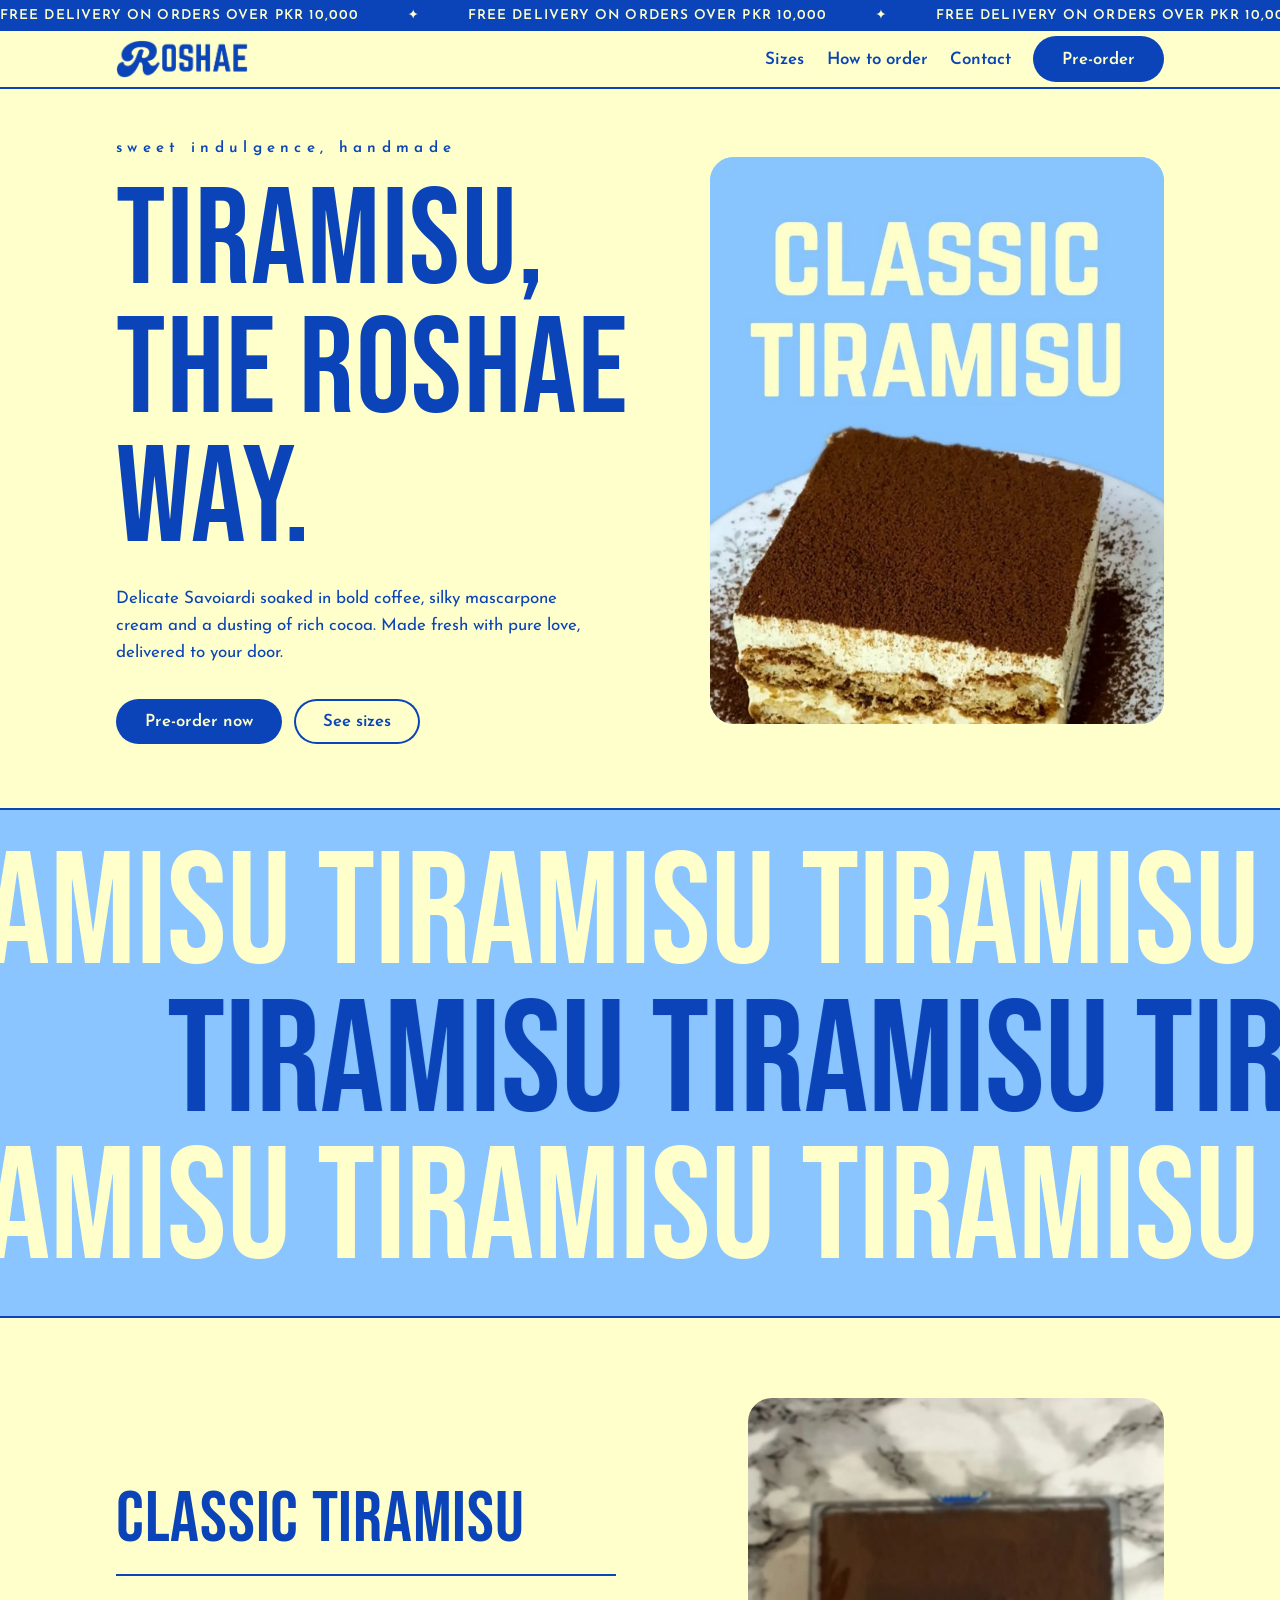
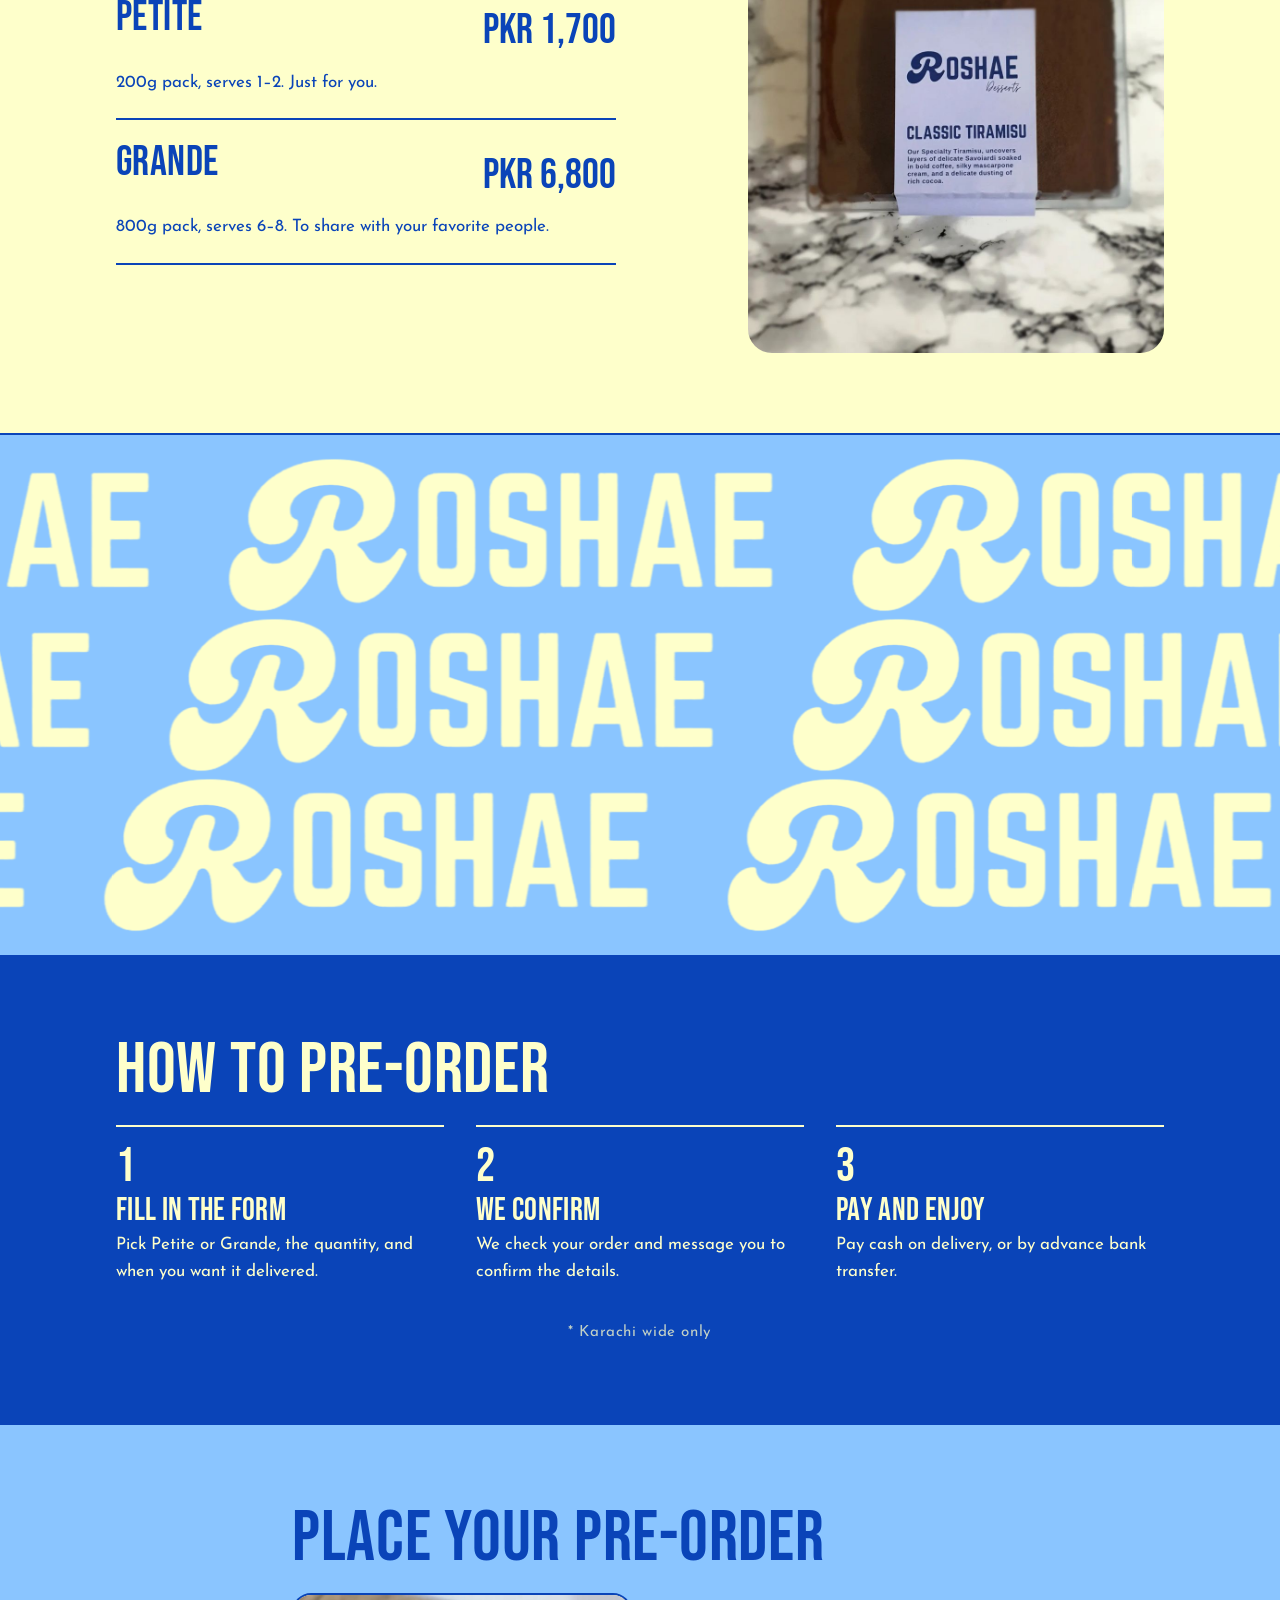
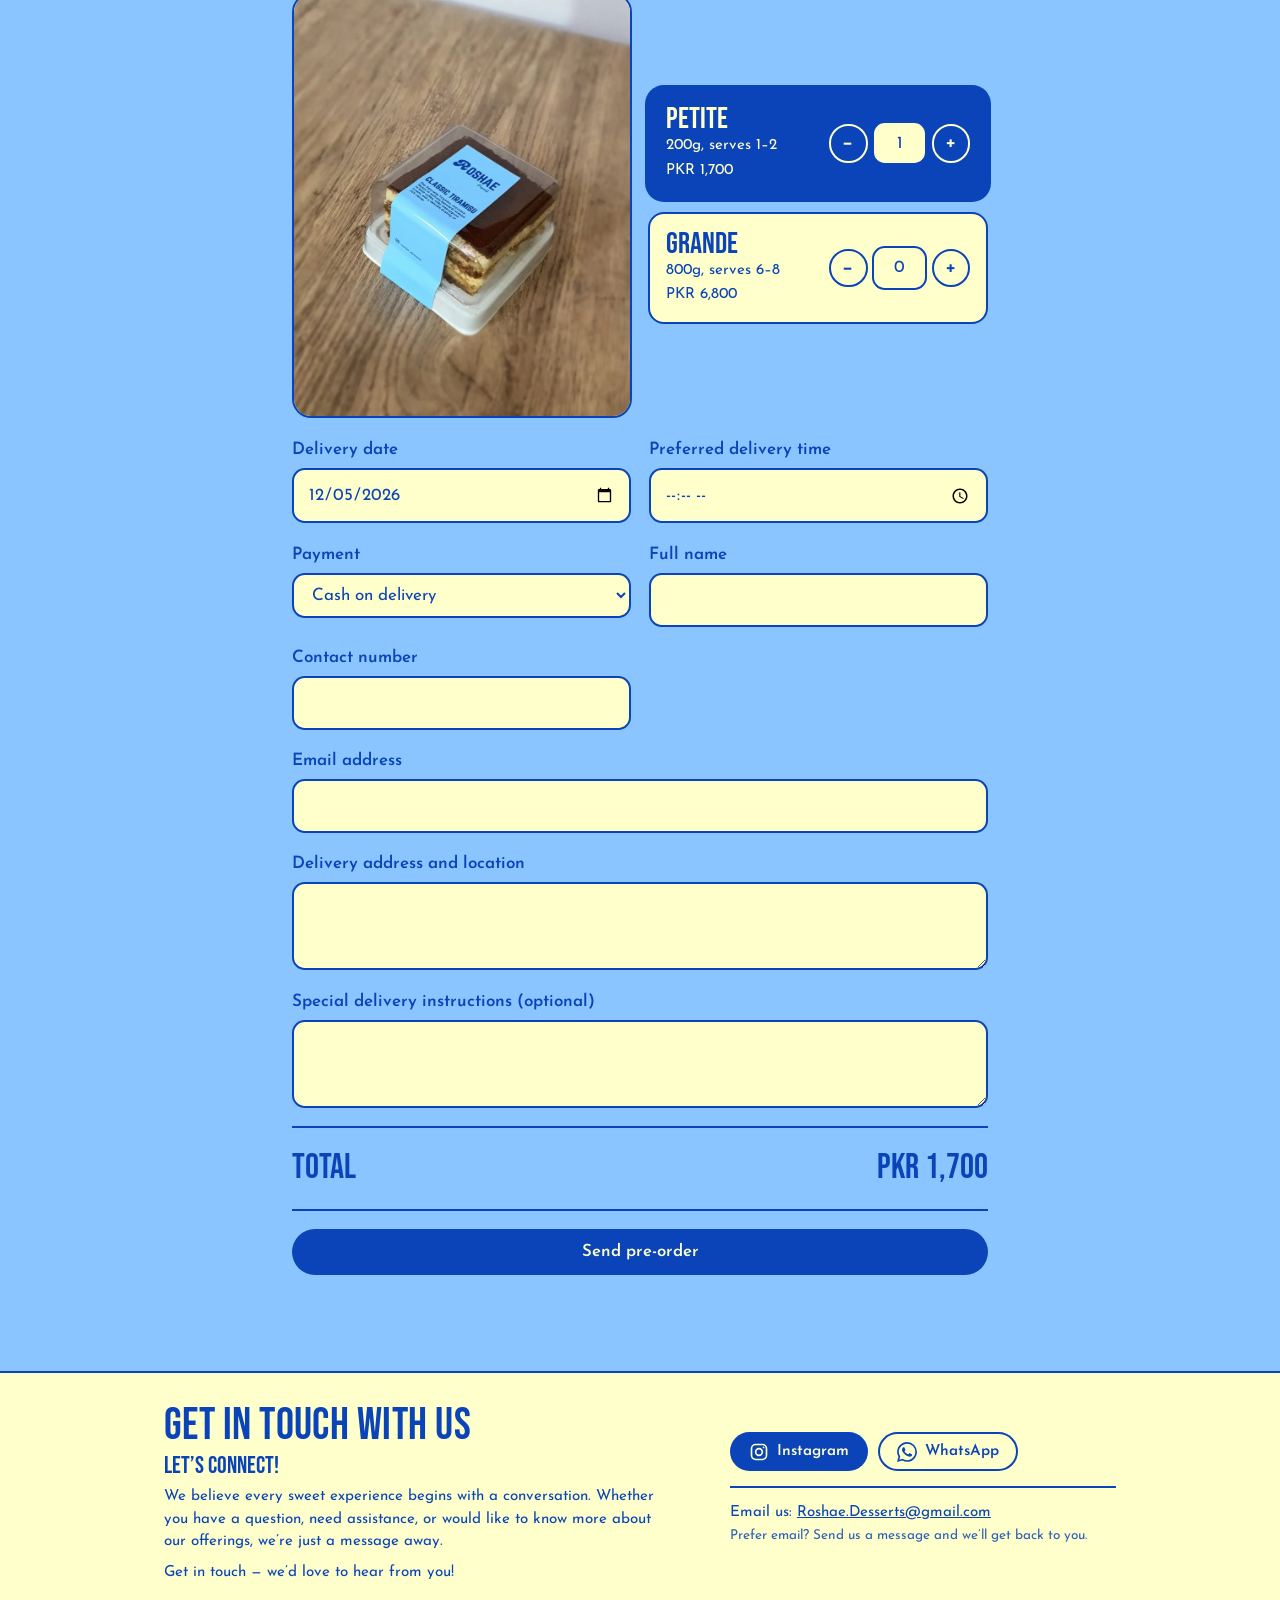
<file: index.html>
<!DOCTYPE html>
<html lang="en">
<head>
<meta charset="utf-8">
<meta name="viewport" content="width=device-width, initial-scale=1">
<title>Roshae Desserts – Pre-order Classic Tiramisu</title>
<meta name="description" content="Handmade Classic Tiramisu from Roshae. Pre-order Petite or Grande for delivery.">
<link rel="preconnect" href="https://fonts.googleapis.com">
<link rel="preconnect" href="https://fonts.gstatic.com" crossorigin>
<link href="https://fonts.googleapis.com/css2?family=Anton&family=Shrikhand&family=Bebas+Neue&family=Josefin+Sans:wght@400;600&display=swap" rel="stylesheet">
<link rel="stylesheet" href="css/style.css">
</head>
<body>

<div class="ribbon" role="note" aria-label="Free delivery on orders over PKR 10,000">
  <div class="track" aria-hidden="true"><span>Free delivery on orders over PKR 10,000</span></div>
</div>

<header>
  <div class="wrap">
    <a class="brand" href="#top"><img src="images/logo.png" alt="Roshae" height="40"></a>
    <nav><a href="#sizes">Sizes</a><a href="#how">How to order</a><a href="#contact">Contact</a><a class="btn" href="#order">Pre-order</a></nav>
  </div>
</header>

<main id="top">
<section class="hero">
  <div class="wrap">
    <div>
      <p class="tag">sweet indulgence, handmade</p>
      <h1>Tiramisu, the Roshae way.</h1>
      <p class="lead">Delicate Savoiardi soaked in bold coffee, silky mascarpone cream and a dusting of rich cocoa. Made fresh with pure love, delivered to your door.</p>
      <div class="actions">
        <a class="btn" href="#order">Pre-order now</a>
        <a class="btn alt" href="#sizes">See sizes</a>
      </div>
    </div>
    <div class="photo"><img id="heroImg" src="images/hero.jpg" alt="Classic tiramisu slice dusted with cocoa on a plate" width="1000" height="1250"></div>
  </div>
</section>

<section class="stack" aria-hidden="true">
  <div data-dir="1">TIRAMISU TIRAMISU TIRAMISU</div>
  <div data-dir="-1">TIRAMISU TIRAMISU TIRAMISU</div>
  <div data-dir="1">TIRAMISU TIRAMISU TIRAMISU</div>
</section>

<section class="sizes" id="sizes">
  <div class="wrap">
    <div>
      <h2>Classic Tiramisu</h2>
      <div class="size">
        <h3>Petite</h3><span class="price">PKR 1,700</span>
        <p>200g pack, serves 1–2. Just for you.</p>
      </div>
      <div class="size">
        <h3>Grande</h3><span class="price">PKR 6,800</span>
        <p>800g pack, serves 6–8. To share with your favorite people.</p>
      </div>
    </div>
    <img class="pic" src="images/grande-top.jpg" alt="Top-down view of a Grande tiramisu box with the Roshae label" width="900" height="1200" loading="lazy">
  </div>
</section>

<section class="rband" aria-hidden="true">
  <div data-dir="-1" style="background-position-x:0"></div>
  <div data-dir="1" style="background-position-x:calc(clamp(4.5rem,15vw,10rem) * 3.897 * -0.5)"></div>
  <div data-dir="-1" style="background-position-x:calc(clamp(4.5rem,15vw,10rem) * 3.897 * -0.2)"></div>
</section>

<section class="how" id="how">
  <div class="wrap">
    <h2>How to pre-order</h2>
    <ol>
      <li><h3>Fill in the form</h3><p>Pick Petite or Grande, the quantity, and when you want it delivered.</p></li>
      <li><h3>We confirm</h3><p>We check your order and message you to confirm the details.</p></li>
      <li><h3>Pay and enjoy</h3><p>Pay cash on delivery, or by advance bank transfer.</p></li>
    </ol>
    <p class="fineprint">* Karachi wide only</p>
  </div>
</section>

<section class="order" id="order">
  <div class="wrap">
    <h2>Place your pre-order</h2>
    <form id="orderForm" novalidate>
      <div class="pick">
        <div class="prev" aria-hidden="true"><img id="prevP" class="on" src="images/petite.jpg" alt="" style="object-position:50% 56%"><img id="prevG" src="images/grande.jpg" alt="" style="object-position:50% 65%"></div>
        <div class="sizesel">
          <div class="srow" data-size="Petite">
            <div><strong>Petite</strong><span>200g, serves 1–2</span><span>PKR 1,700</span></div>
            <div class="step"><button type="button" aria-label="One less Petite" data-d="-1">−</button><input name="qP" type="number" min="0" max="20" value="1" aria-label="Petite quantity"><button type="button" aria-label="One more Petite" data-d="1">+</button></div>
          </div>
          <div class="srow" data-size="Grande">
            <div><strong>Grande</strong><span>800g, serves 6–8</span><span>PKR 6,800</span></div>
            <div class="step"><button type="button" aria-label="One less Grande" data-d="-1">−</button><input name="qG" type="number" min="0" max="20" value="0" aria-label="Grande quantity"><button type="button" aria-label="One more Grande" data-d="1">+</button></div>
          </div>
        </div>
      </div>
      <div class="f"><label for="date">Delivery date</label><input id="date" name="date" type="date" required></div>
      <div class="f"><label for="time">Preferred delivery time</label><input id="time" name="time" type="time"></div>
      <div class="f"><label for="pay">Payment</label>
        <select id="pay" name="pay" required><option>Cash on delivery</option><option>Bank transfer</option></select></div>
      <div class="f"><label for="name">Full name</label><input id="name" name="name" autocomplete="name" required></div>
      <div class="f"><label for="phone">Contact number</label><input id="phone" name="phone" type="tel" autocomplete="tel" required pattern="[0-9+\s\-]{10,16}"></div>
      <div class="f full"><label for="email">Email address</label><input id="email" name="email" type="email" autocomplete="email" required></div>
      <div class="f full"><label for="addr">Delivery address and location</label><textarea id="addr" name="addr" autocomplete="street-address" required></textarea></div>
      <div class="f full"><label for="notes">Special delivery instructions (optional)</label><textarea id="notes" name="notes"></textarea></div>
      <div class="hp" aria-hidden="true"><label>Leave empty <input name="website" tabindex="-1" autocomplete="off"></label></div>
      <div class="total"><span>Total</span><span id="total" aria-live="polite">PKR 1,700</span></div>
      <p class="err" id="err" role="alert"></p>
      <div class="f full"><button class="btn" type="submit" id="submitBtn">Send pre-order</button></div>
    </form>

    <div class="done" id="done" tabindex="-1">
      <h2>Order received</h2>
      <p>Thank you! We’ll message you to confirm. Your order number is <strong id="orderNo"></strong>.</p>
      <pre id="summary"></pre>
      <div class="actions">
        <button class="btn" type="button" id="copyBtn">Copy order details</button>
        <a class="btn alt" id="igLink" href="https://ig.me/m/roshae_desserts" target="_blank" rel="noopener">Message us on Instagram</a>
        <a class="btn alt wa-btn wa" id="waLink" href="#" target="_blank" rel="noopener"><svg class="wa-ico" viewBox="0 0 24 24" width="20" height="20" aria-hidden="true" fill="currentColor"><path d="M17.472 14.382c-.297-.149-1.758-.867-2.03-.967-.273-.099-.471-.148-.67.15-.197.297-.767.966-.94 1.164-.173.199-.347.223-.644.075-.297-.15-1.255-.463-2.39-1.475-.883-.788-1.48-1.761-1.653-2.059-.173-.297-.018-.458.13-.606.134-.133.298-.347.446-.52.149-.174.198-.298.298-.497.099-.198.05-.371-.025-.52-.075-.149-.669-1.612-.916-2.207-.242-.579-.487-.5-.669-.51-.173-.008-.371-.01-.57-.01-.198 0-.52.074-.792.372-.272.297-1.04 1.016-1.04 2.479 0 1.462 1.065 2.875 1.213 3.074.149.198 2.096 3.2 5.077 4.487.709.306 1.262.489 1.694.625.712.227 1.36.195 1.871.118.571-.085 1.758-.719 2.006-1.413.248-.694.248-1.289.173-1.413-.074-.124-.272-.198-.57-.347m-5.421 7.403h-.004a9.87 9.87 0 01-5.031-1.378l-.361-.214-3.741.982.998-3.648-.235-.374a9.86 9.86 0 01-1.51-5.26c.001-5.45 4.436-9.884 9.888-9.884 2.64 0 5.122 1.03 6.988 2.898a9.825 9.825 0 012.893 6.994c-.003 5.45-4.437 9.884-9.885 9.884m8.413-18.297A11.815 11.815 0 0012.05 0C5.495 0 .16 5.335.157 11.892c0 2.096.547 4.142 1.588 5.945L.057 24l6.305-1.654a11.882 11.882 0 005.683 1.448h.005c6.554 0 11.89-5.335 11.893-11.893a11.821 11.821 0 00-3.48-8.413Z"/></svg>WhatsApp</a>
      </div>
    </div>
  </div>
</section>
</main>

<footer>
  <!--<img class="flogo" src="images/logo.png" alt="Roshae" height="64">-->
  <section class="contact" id="contact">
  <div class="wrap">
    <h2>Get in touch with us</h2>
    <p class="lede">Let’s connect!</p>
    <p>We believe every sweet experience begins with a conversation. Whether you have a question, need assistance, or would like to know more about our offerings, we’re just a message away.</p>
    <p>Get in touch — we’d love to hear from you!</p>
    <div class="actions">
      <a class="btn wa-btn" href="https://ig.me/m/roshae_desserts" target="_blank" rel="noopener"><svg viewBox="0 0 24 24" width="20" height="20" aria-hidden="true" fill="none" stroke="currentColor" stroke-width="2"><rect x="3" y="3" width="18" height="18" rx="5"/><circle cx="12" cy="12" r="4"/><circle cx="17.5" cy="6.5" r="1" fill="currentColor" stroke="none"/></svg>Instagram</a>
      <a class="btn alt wa-btn wa" href="#" target="_blank" rel="noopener"><svg viewBox="0 0 24 24" width="20" height="20" aria-hidden="true" fill="currentColor"><path d="M17.472 14.382c-.297-.149-1.758-.867-2.03-.967-.273-.099-.471-.148-.67.15-.197.297-.767.966-.94 1.164-.173.199-.347.223-.644.075-.297-.15-1.255-.463-2.39-1.475-.883-.788-1.48-1.761-1.653-2.059-.173-.297-.018-.458.13-.606.134-.133.298-.347.446-.52.149-.174.198-.298.298-.497.099-.198.05-.371-.025-.52-.075-.149-.669-1.612-.916-2.207-.242-.579-.487-.5-.669-.51-.173-.008-.371-.01-.57-.01-.198 0-.52.074-.792.372-.272.297-1.04 1.016-1.04 2.479 0 1.462 1.065 2.875 1.213 3.074.149.198 2.096 3.2 5.077 4.487.709.306 1.262.489 1.694.625.712.227 1.36.195 1.871.118.571-.085 1.758-.719 2.006-1.413.248-.694.248-1.289.173-1.413-.074-.124-.272-.198-.57-.347m-5.421 7.403h-.004a9.87 9.87 0 01-5.031-1.378l-.361-.214-3.741.982.998-3.648-.235-.374a9.86 9.86 0 01-1.51-5.26c.001-5.45 4.436-9.884 9.888-9.884 2.64 0 5.122 1.03 6.988 2.898a9.825 9.825 0 012.893 6.994c-.003 5.45-4.437 9.884-9.885 9.884m8.413-18.297A11.815 11.815 0 0012.05 0C5.495 0 .16 5.335.157 11.892c0 2.096.547 4.142 1.588 5.945L.057 24l6.305-1.654a11.882 11.882 0 005.683 1.448h.005c6.554 0 11.89-5.335 11.893-11.893a11.821 11.821 0 00-3.48-8.413Z"/></svg>WhatsApp</a>
    </div>
    <p class="mail">Email us: <a href="mailto:Roshae.Desserts@gmail.com">Roshae.Desserts@gmail.com</a><br><span class="note">Prefer email? Send us a message and we’ll get back to you.</span></p>
  </div>
  </section>
</footer>

<script src="js/config.js"></script>
<script src="js/order.js"></script>
<script src="js/motion.js"></script>
</body>
</html>
</file>
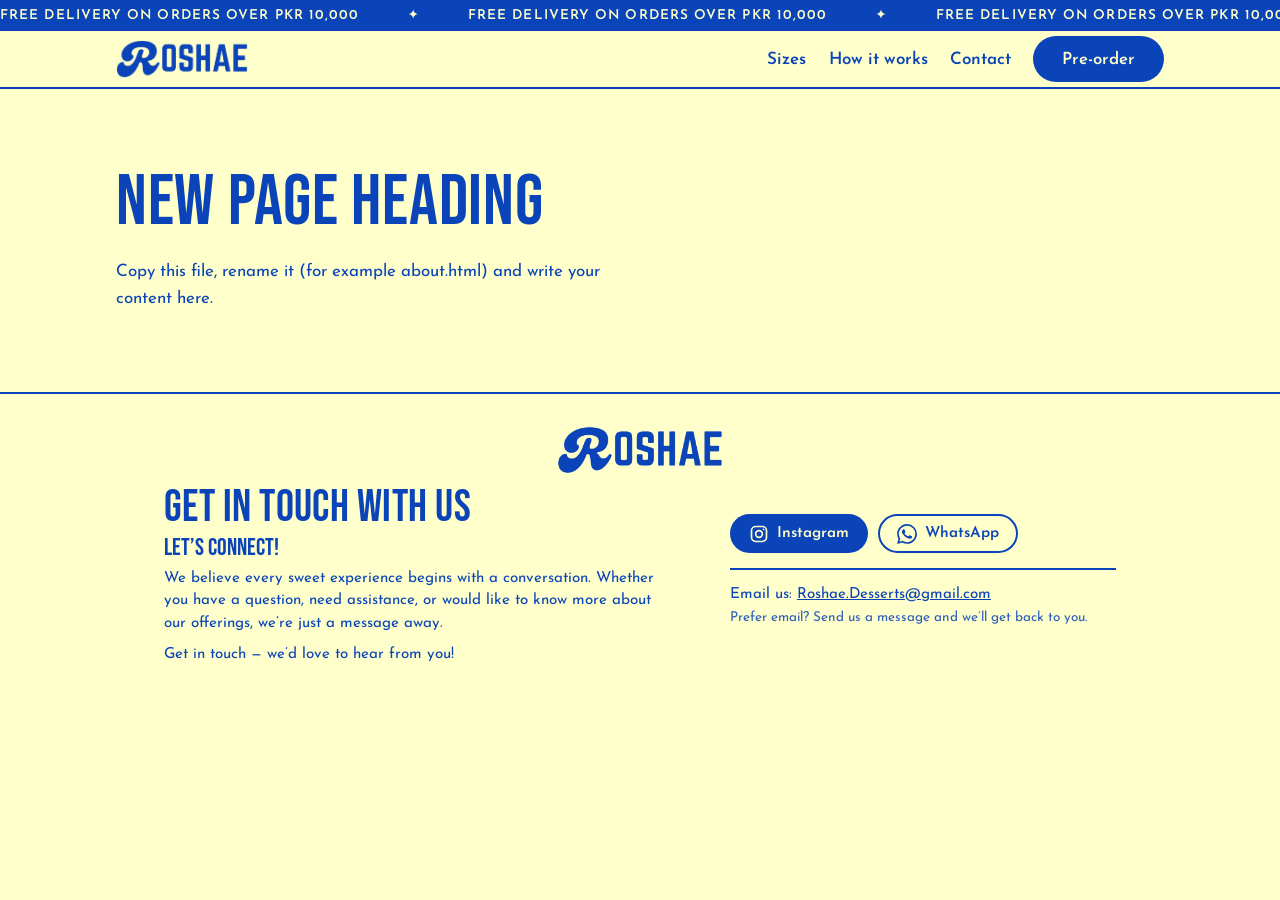
<file: template.html>
<!DOCTYPE html>
<html lang="en">
<head>
<meta charset="utf-8">
<meta name="viewport" content="width=device-width, initial-scale=1">
<title>Page title – Roshae Desserts</title>
<link rel="preconnect" href="https://fonts.googleapis.com">
<link rel="preconnect" href="https://fonts.gstatic.com" crossorigin>
<link href="https://fonts.googleapis.com/css2?family=Anton&family=Shrikhand&family=Bebas+Neue&family=Josefin+Sans:wght@400;600&display=swap" rel="stylesheet">
<link rel="stylesheet" href="css/style.css">
</head>
<body>

<div class="ribbon" role="note" aria-label="Free delivery on orders over PKR 10,000">
  <div class="track" aria-hidden="true"><span>Free delivery on orders over PKR 10,000</span></div>
</div>

<header>
  <div class="wrap">
    <a class="brand" href="index.html"><img src="images/logo.png" alt="Roshae" height="40"></a>
    <nav><a href="index.html#sizes">Sizes</a><a href="index.html#how">How it works</a><a href="index.html#contact">Contact</a><a class="btn" href="index.html#order">Pre-order</a></nav>
  </div>
</header>

<main>
  <section class="sizes">
    <div class="wrap">
      <div>
        <h2>New page heading</h2>
        <p>Copy this file, rename it (for example about.html) and write your content here.</p>
      </div>
    </div>
  </section>
</main>

<footer>
  <img class="flogo" src="images/logo.png" alt="Roshae" height="64">
  <section class="contact" id="contact">
  <div class="wrap">
    <h2>Get in touch with us</h2>
    <p class="lede">Let’s connect!</p>
    <p>We believe every sweet experience begins with a conversation. Whether you have a question, need assistance, or would like to know more about our offerings, we’re just a message away.</p>
    <p>Get in touch — we’d love to hear from you!</p>
    <div class="actions">
      <a class="btn wa-btn" href="https://ig.me/m/roshae_desserts" target="_blank" rel="noopener"><svg viewBox="0 0 24 24" width="20" height="20" aria-hidden="true" fill="none" stroke="currentColor" stroke-width="2"><rect x="3" y="3" width="18" height="18" rx="5"/><circle cx="12" cy="12" r="4"/><circle cx="17.5" cy="6.5" r="1" fill="currentColor" stroke="none"/></svg>Instagram</a>
      <a class="btn alt wa-btn wa" href="#" target="_blank" rel="noopener"><svg viewBox="0 0 24 24" width="20" height="20" aria-hidden="true" fill="currentColor"><path d="M17.472 14.382c-.297-.149-1.758-.867-2.03-.967-.273-.099-.471-.148-.67.15-.197.297-.767.966-.94 1.164-.173.199-.347.223-.644.075-.297-.15-1.255-.463-2.39-1.475-.883-.788-1.48-1.761-1.653-2.059-.173-.297-.018-.458.13-.606.134-.133.298-.347.446-.52.149-.174.198-.298.298-.497.099-.198.05-.371-.025-.52-.075-.149-.669-1.612-.916-2.207-.242-.579-.487-.5-.669-.51-.173-.008-.371-.01-.57-.01-.198 0-.52.074-.792.372-.272.297-1.04 1.016-1.04 2.479 0 1.462 1.065 2.875 1.213 3.074.149.198 2.096 3.2 5.077 4.487.709.306 1.262.489 1.694.625.712.227 1.36.195 1.871.118.571-.085 1.758-.719 2.006-1.413.248-.694.248-1.289.173-1.413-.074-.124-.272-.198-.57-.347m-5.421 7.403h-.004a9.87 9.87 0 01-5.031-1.378l-.361-.214-3.741.982.998-3.648-.235-.374a9.86 9.86 0 01-1.51-5.26c.001-5.45 4.436-9.884 9.888-9.884 2.64 0 5.122 1.03 6.988 2.898a9.825 9.825 0 012.893 6.994c-.003 5.45-4.437 9.884-9.885 9.884m8.413-18.297A11.815 11.815 0 0012.05 0C5.495 0 .16 5.335.157 11.892c0 2.096.547 4.142 1.588 5.945L.057 24l6.305-1.654a11.882 11.882 0 005.683 1.448h.005c6.554 0 11.89-5.335 11.893-11.893a11.821 11.821 0 00-3.48-8.413Z"/></svg>WhatsApp</a>
    </div>
    <p class="mail">Email us: <a href="mailto:Roshae.Desserts@gmail.com">Roshae.Desserts@gmail.com</a><br><span class="note">Prefer email? Send us a message and we’ll get back to you.</span></p>
  </div>
  </section>
</footer>

<script src="js/config.js"></script>
<script src="js/order.js"></script>
<script src="js/motion.js"></script>
</body>
</html>
</file>
<file: css/style.css>
/* Roshae shared styles: used by every page */
:root{
  --sky:#8ac5ff; --cream:#feffcb; --royal:#0a44b8; --cocoa:#4a2c19; --white:#fff;
  --display:"Bebas Neue","Arial Narrow",Impact,sans-serif;
  --body:"Josefin Sans","Segoe UI",system-ui,sans-serif;
}
*{box-sizing:border-box;margin:0}
html{scroll-behavior:smooth;scroll-padding-top:6rem}
body{font-family:var(--body);font-size:1.0625rem;line-height:1.6;background:var(--cream);color:var(--royal)}
img{max-width:100%;display:block}
a{color:inherit}
:focus-visible{outline:3px solid var(--royal);outline-offset:3px}
.wrap{max-width:68rem;margin:0 auto;padding:0 1.25rem}
h1,h2,h3{font-family:var(--display);font-weight:400;line-height:.95;letter-spacing:.01em}
h2{font-size:clamp(2.6rem,7vw,4.5rem);margin-bottom:1.25rem}
.btn{display:inline-block;font:600 1.05rem var(--body);background:var(--royal);color:var(--cream);padding:.9rem 1.8rem;border-radius:999px;border:0;text-decoration:none;cursor:pointer;transition:transform .2s,background .2s}
.btn:hover{background:#06308a;transform:translateY(-2px)}
.btn.alt{background:transparent;color:var(--royal);box-shadow:inset 0 0 0 2px var(--royal)}

/* header */
header{position:sticky;top:0;z-index:10;background:var(--cream);border-bottom:2px solid var(--royal)}
header .wrap{display:flex;align-items:center;justify-content:space-between;height:3.5rem}
.brand{display:inline-block;line-height:0}
.brand img{height:2.4rem;width:auto}
.flogo{height:4rem;width:auto;margin:0 auto .8rem}
header nav a{margin-left:1.4rem;text-decoration:none;font-weight:600}
header nav a:hover{text-decoration:underline}

/* hero */
.hero{padding:3rem 0 4rem;overflow:hidden}
.hero .wrap{display:grid;gap:2.5rem;grid-template-columns:1.1fr .9fr;align-items:center}
.tag{letter-spacing:.35em;text-transform:lowercase;font-weight:600;font-size:.95rem;margin-bottom:1rem}
.hero h1{font-size:clamp(4rem,11vw,8.5rem);margin-bottom:1.25rem}
.hero p.lead{max-width:30rem;margin-bottom:2rem}
.hero .actions{display:flex;gap:.8rem;flex-wrap:wrap}
.photo{border-radius:1.5rem;overflow:hidden;aspect-ratio:4/5;background:var(--sky)}
.photo img{width:100%;height:118%;object-fit:cover;will-change:transform}

/* TIRAMISU stack */
.stack{background:var(--sky);padding:2rem 0;overflow:hidden;border-block:2px solid var(--royal)}
.stack div{font-family:var(--display);font-size:clamp(4rem,14vw,10rem);line-height:.92;color:var(--cream);white-space:nowrap;will-change:transform}
.stack div:nth-child(even){color:var(--royal)}


/* ROSHAE wordmark band */
.rband{--tile:url("../images/logo-tile.png");background:var(--sky);padding:1.25rem 0;overflow:hidden;border-block:2px solid var(--royal)}
.rband div{height:clamp(4.5rem,15vw,10rem);width:240vw;margin-left:-70vw;background:var(--tile) repeat-x;background-size:auto 100%;will-change:transform}

/* sizes */
.sizes{padding:5rem 0;background:var(--cream)}
.sizes .wrap{display:grid;gap:3rem;grid-template-columns:1fr 1fr;align-items:center}
.size{display:grid;grid-template-columns:1fr auto;gap:.25rem 1rem;padding:1.4rem 0;border-top:2px solid var(--royal)}
.size:last-of-type{border-bottom:2px solid var(--royal)}
.size h3{font-size:2.6rem}
.size .price{font-family:var(--display);font-size:2.6rem;text-align:right}
.size p{grid-column:1/-1}
.sizes .pic{border-radius:1.5rem;width:100%;max-width:26rem;margin-left:auto;aspect-ratio:3/4;height:auto;object-fit:cover}

/* how */
.how{background:var(--royal);color:var(--cream);padding:5rem 0}
.how ol{list-style:none;padding:0;display:grid;grid-template-columns:repeat(3,1fr);gap:2rem;counter-reset:s}
.how li{counter-increment:s;border-top:2px solid var(--cream);padding-top:1rem}
.how li::before{content:counter(s);font-family:var(--display);font-size:3rem;display:block;line-height:1}
.how h3{font-size:2rem;margin:.3rem 0}

/* form */
.order{padding:5rem 0 6rem;background:var(--sky);color:var(--royal)}
.order .wrap{max-width:46rem}
form{display:grid;gap:1.1rem;grid-template-columns:1fr 1fr}
.f{display:flex;flex-direction:column;gap:.3rem;min-width:0}
.f.full{grid-column:1/-1}
label,legend{font-weight:600}
input,select,textarea{font:inherit;color:var(--royal);background:var(--cream);border:2px solid var(--royal);border-radius:.8rem;padding:.7rem .9rem;width:100%}
input[type=date],input[type=time]{-webkit-appearance:none;appearance:none;display:block;min-width:0;max-width:100%;min-height:3rem;text-align:left}
textarea{min-height:5.5rem;resize:vertical}
fieldset{border:0;padding:0;display:grid;grid-template-columns:1fr 1fr;gap:.8rem;grid-column:1/-1}
fieldset legend{margin-bottom:.4rem}
.choice input{position:absolute;opacity:0;width:1px;height:1px}
.choice label{display:block;background:var(--cream);border:2px solid var(--royal);border-radius:1rem;padding:.9rem 1rem;cursor:pointer;height:100%}
.choice label strong{display:block;font:400 1.8rem/1 var(--display)}
.choice input:checked+label{background:var(--royal);color:var(--cream)}
.choice input:focus-visible+label{outline:3px solid var(--cocoa);outline-offset:3px}
.pick{grid-column:1/-1;display:grid;grid-template-columns:1fr 1fr;gap:1rem}
.prev{position:relative;border-radius:1.2rem;overflow:hidden;background:var(--cream);border:2px solid var(--royal);aspect-ratio:4/5}
.prev img{position:absolute;inset:0;width:100%;height:100%;object-fit:cover;opacity:0;transition:opacity .35s}
.prev img.on{opacity:1}
.sizesel{display:grid;gap:.8rem;align-content:center}
.srow{background:var(--cream);border:2px solid var(--royal);border-radius:1rem;padding:.9rem 1rem;display:flex;justify-content:space-between;align-items:center;gap:.8rem;cursor:pointer}
.srow.active{box-shadow:0 0 0 3px var(--royal)}
.srow.has{background:var(--royal);color:var(--cream)}
.srow strong{display:block;font:400 1.9rem/1 var(--display)}
.srow span{display:block;font-size:.95rem}
.step{display:flex;align-items:center;gap:.3rem}
.step button{width:2.4rem;height:2.4rem;border-radius:50%;border:2px solid currentColor;background:transparent;color:inherit;font:600 1.3rem/1 var(--body);cursor:pointer}
.step input{width:3.4rem;text-align:center;padding:.4rem;-moz-appearance:textfield}
.step input::-webkit-inner-spin-button{-webkit-appearance:none}
@media (prefers-reduced-motion:reduce){.prev img{transition:none}}
.hp{position:absolute;left:-9999px}
.total{grid-column:1/-1;display:flex;justify-content:space-between;align-items:baseline;border-block:2px solid var(--royal);padding:.8rem 0;font-family:var(--display);font-size:2.2rem}
.err{grid-column:1/-1;background:var(--cream);border:2px solid var(--royal);border-radius:.8rem;padding:.8rem 1rem;display:none}
.done{display:none;background:var(--cream);border-radius:1.5rem;padding:2rem}
.done h2{margin-bottom:.5rem}
.done pre{font:inherit;white-space:pre-wrap;background:var(--sky);border-radius:.8rem;padding:1rem;margin:1rem 0}
.done .actions{display:flex;gap:.8rem;flex-wrap:wrap}

footer{background:var(--cream);padding:2rem 0 1.5rem;text-align:center;border-top:2px solid var(--royal)}

@media (max-width:760px){
  .pick{grid-template-columns:1fr}.prev{aspect-ratio:1/1}
  .hero .wrap,.sizes .wrap{grid-template-columns:1fr}
  .how ol{grid-template-columns:1fr}
  form,fieldset{grid-template-columns:minmax(0,1fr)}
  header nav a:not(.btn){display:none}
  .sizes .pic{margin:0}
}
@media (prefers-reduced-motion:reduce){
  html{scroll-behavior:auto}.btn{transition:none}
}

.wa-btn{display:inline-flex;align-items:center;gap:.5rem}

/* Get in touch block, inside the footer */
footer .flogo{height:3rem;margin:0 auto .8rem}
.contact{padding:0;margin:0 0 1.2rem;background:none;border:0;text-align:center}
.contact .wrap{max-width:34rem}
.contact h2{font-size:clamp(2rem,6vw,2.8rem);margin-bottom:.4rem}
.contact .lede{font-family:var(--display);font-size:1.5rem;line-height:1;margin-bottom:.5rem}
.contact p{font-size:.95rem;line-height:1.5;margin-bottom:.5rem}
.contact .actions{display:flex;justify-content:center;align-items:center;gap:.6rem;flex-wrap:wrap;margin:.9rem 0}
.contact .btn{padding:.6rem 1.2rem;font-size:.95rem}
.contact .mail{border-top:2px solid var(--royal);padding-top:.7rem;margin:0}
.contact .note{font-size:.85rem;opacity:.85}

/* announcement ribbon */
.ribbon{background:var(--royal);color:var(--cream);overflow:hidden;white-space:nowrap;font-size:.85rem;font-weight:600;letter-spacing:.08em;text-transform:uppercase;line-height:1;padding:.55rem 0}
.ribbon .track{display:flex;width:max-content;animation:ribbon 30s linear infinite}
.ribbon span{padding-right:3rem}
.ribbon span::after{content:"✦";margin-left:3rem}
@keyframes ribbon{to{transform:translateX(-50%)}}
@media (prefers-reduced-motion:reduce){.ribbon .track{animation:none}}

/* footer: use the full width on desktop */
@media (min-width:900px){
  .contact .wrap{max-width:62rem;display:grid;grid-template-columns:1.3fr 1fr;column-gap:4rem;text-align:left;align-items:start}
  .contact .wrap>*{grid-column:1}
  .contact .actions{grid-column:2;grid-row:1/3;align-self:end;justify-content:flex-start;margin:0 0 .9rem}
  .contact .mail{grid-column:2;grid-row:3/5;align-self:start;padding-top:.9rem}
}

.how .fineprint{grid-column:1/-1;width:100%;text-align:center;font-size:.95rem;letter-spacing:.04em;color:var(--cream);opacity:.75;margin-top:2.2rem}
</file>
